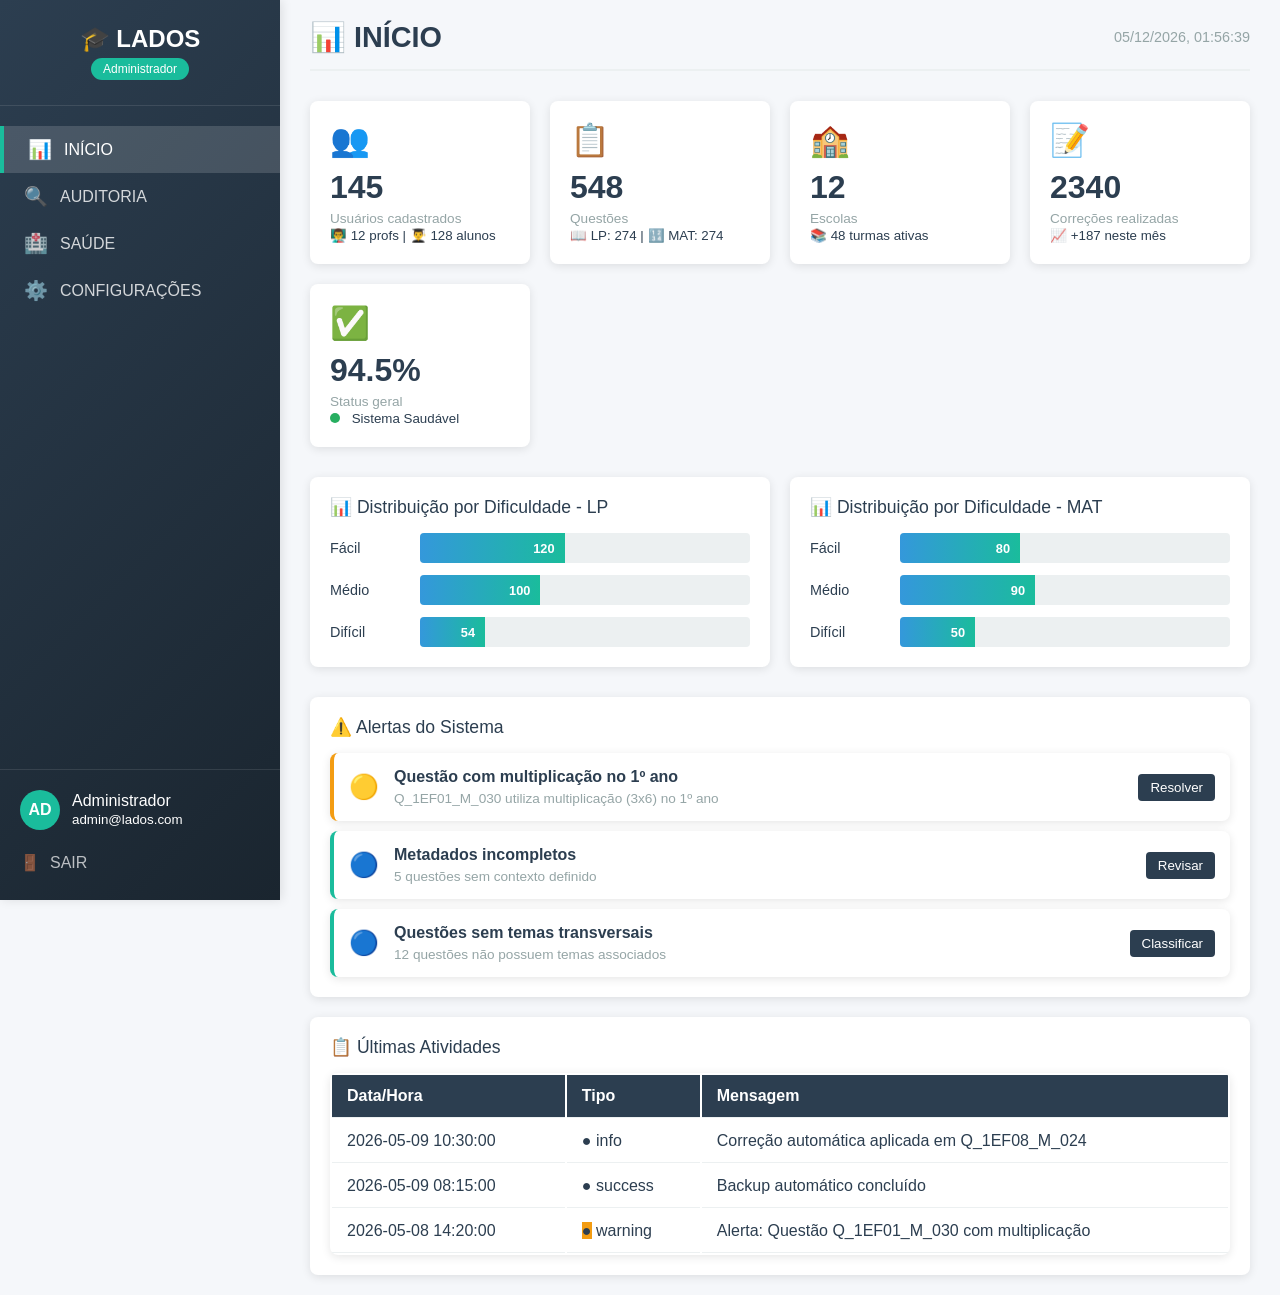
<file: admin/index.html>
﻿<!DOCTYPE html>
<html lang="pt-BR">
<head>
    <meta charset="UTF-8">
    <meta name="viewport" content="width=device-width, initial-scale=1.0">
    <title>Administrador - Sistema de Questões</title>
    <link rel="stylesheet" href="css/admin.css">
</head>
<body>
    <div class="admin-container">
        <aside class="sidebar">
            <div class="sidebar-header">
                <h2>🎓 LADOS</h2>
                <div class="badge">Administrador</div>
            </div>
            
            <nav class="sidebar-nav">
                <a href="#" class="nav-item active" data-page="inicio">
                    <span class="nav-icon">📊</span>
                    <span>INÍCIO</span>
                </a>
                <a href="#" class="nav-item" data-page="auditoria">
                    <span class="nav-icon">🔍</span>
                    <span>AUDITORIA</span>
                </a>
                <a href="#" class="nav-item" data-page="saude">
                    <span class="nav-icon">🏥</span>
                    <span>SAÚDE</span>
                </a>
                <a href="#" class="nav-item" data-page="configuracoes">
                    <span class="nav-icon">⚙️</span>
                    <span>CONFIGURAÇÕES</span>
                </a>
            </nav>
            
            <div class="sidebar-footer">
                <div class="user-info">
                    <div class="user-avatar">AD</div>
                    <div>Administrador<br><small>admin@lados.com</small></div>
                </div>
                <a href="#" class="logout-btn" onclick="logout()">
                    <span>🚪</span>
                    <span>SAIR</span>
                </a>
            </div>
        </aside>
        
        <main class="main-content">
        </main>
    </div>
    
    <div id="modal" class="modal">
        <div class="modal-content">
            <div class="modal-header">
                <h3 id="modal-title">Título</h3>
                <button class="close-modal" onclick="fecharModal()" style="background: none; border: none; font-size: 1.5rem; cursor: pointer;">&times;</button>
            </div>
            <div class="modal-body" id="modal-body">
                Conteúdo do modal
            </div>
            <div class="modal-footer">
                <button class="btn" onclick="fecharModal()">Cancelar</button>
                <button class="btn btn-primary" id="modal-confirm">Confirmar</button>
            </div>
        </div>
    </div>
    
    <script src="js/admin.js"></script>
    <script>
        function logout() {
            if(confirm('Deseja realmente sair?')) {
                window.location.href = '../login.html';
            }
        }
        
        function fecharModal() {
            document.getElementById('modal').classList.remove('active');
        }
        
        window.fecharModal = fecharModal;
    </script>
</body>
</html>
</file>
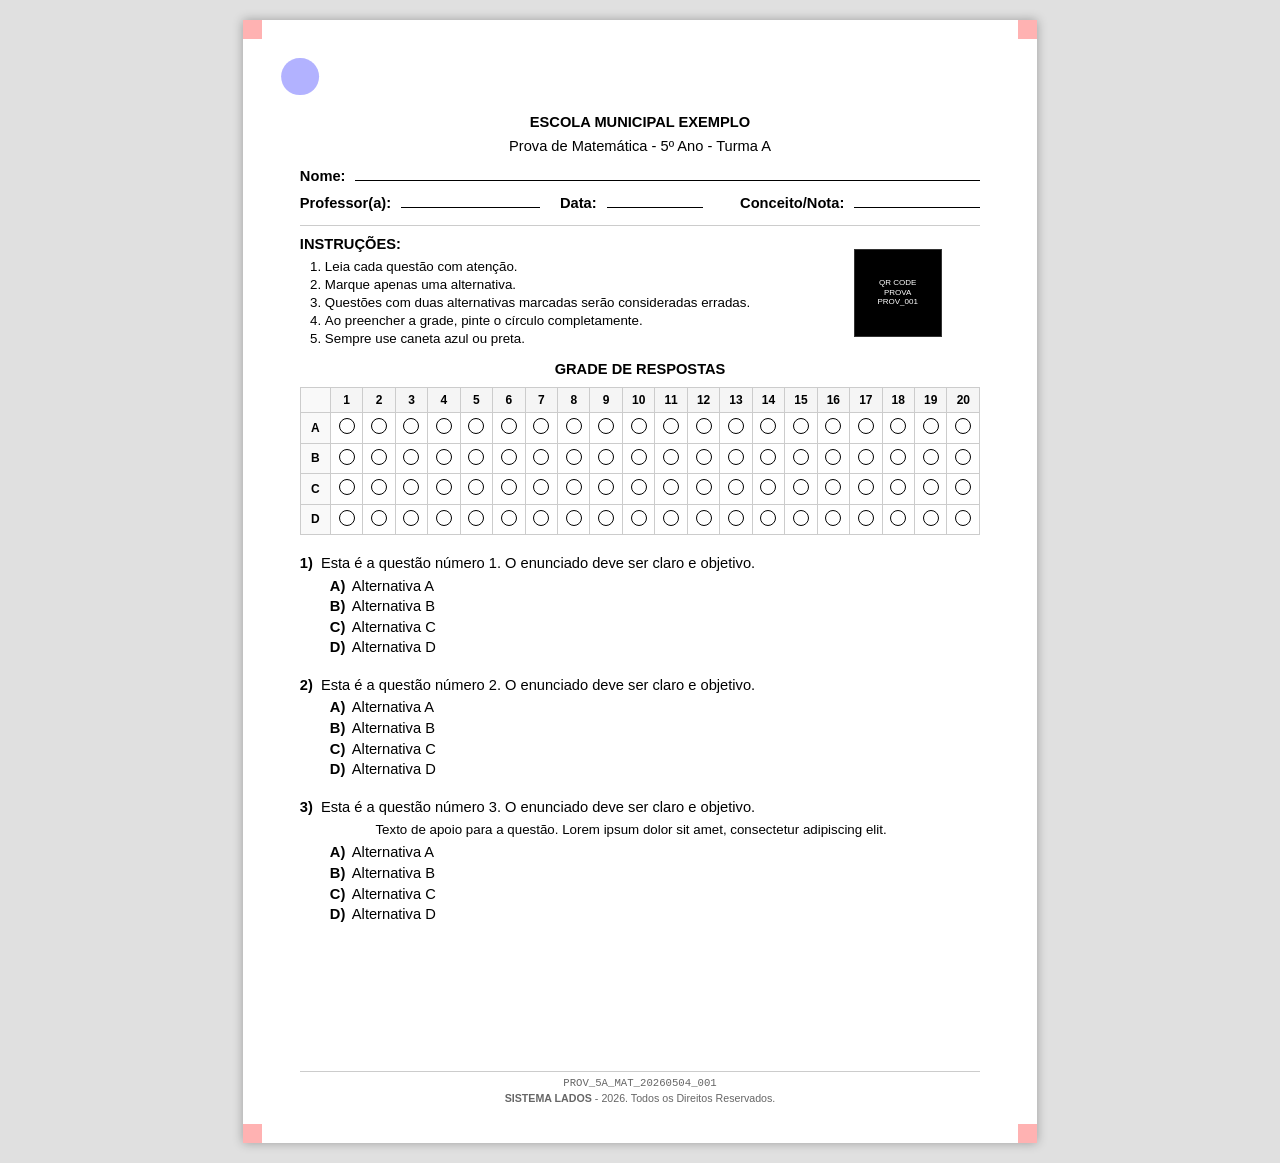
<file: testes_html/prova_ajustada.html>
﻿<!DOCTYPE html>
<html lang="pt-br">
<head>
    <meta charset="UTF-8">
    <title>LADOS - Modelo de Prova</title>
    <style>
        * { margin: 0; padding: 0; box-sizing: border-box; }
        body { font-family: Arial, sans-serif; background-color: #e0e0e0; padding: 20px; }
        .pagina {
            width: 210mm;
            min-height: 297mm;
            background: white;
            margin: 0 auto;
            padding: 15mm 15mm 0 15mm;
            box-shadow: 0 0 10px rgba(0,0,0,0.3);
            position: relative;
            font-family: Arial, sans-serif;
            font-size: 11pt;
            line-height: 1.2;
        }
        /* PONTOS DE REFERÊNCIA - APENAS NA PRIMEIRA PÁGINA */
        .ponto-ref-canto { position: absolute; width: 5mm; height: 5mm; background: red; opacity: 0.3; }
        .ponto-ref-topo-esq { top: 0; left: 0; }
        .ponto-ref-topo-dir { top: 0; right: 0; }
        .ponto-ref-baixo-esq { bottom: 0; left: 0; }
        .ponto-ref-baixo-dir { bottom: 0; right: 0; }
        .ponto-ref-centro { top: 50%; left: 50%; transform: translate(-50%, -50%); width: 10mm; height: 10mm; background: blue; opacity: 0.3; border-radius: 50%; }
        
        .nome-escola { text-align: center; font-size: 11pt; font-weight: bold; text-transform: uppercase; margin-bottom: 6px; }
        .subtitulo-prova { text-align: center; font-size: 11pt; margin-bottom: 12px; }
        .linha-nome { display: flex; align-items: baseline; margin-bottom: 10px; }
        .label-nome { font-weight: bold; width: 50px; }
        .linha-continua-nome { flex: 1; border-bottom: 1px solid black; margin-left: 5px; }
        .linha-info { display: flex; justify-content: space-between; align-items: baseline; margin-bottom: 12px; gap: 20px; }
        .campo-professor { flex: 3; display: flex; align-items: baseline; }
        .campo-data { flex: 2; display: flex; align-items: baseline; justify-content: flex-start; }
        .campo-conceito { flex: 3; display: flex; align-items: baseline; justify-content: flex-start; }
        .label-bold { font-weight: bold; margin-right: 5px; white-space: nowrap; }
        .linha-continua { border-bottom: 1px solid black; min-width: 120px; flex: 1; margin-left: 5px; }
        .linha-continua-data { border-bottom: 1px solid black; min-width: 96px; width: 96px; margin-left: 5px; }
        .linha-continua-conceito { border-bottom: 1px solid black; flex: 1; margin-left: 5px; }
        .linha-separadora { border-top: 1px solid #ccc; margin: 8px 0 10px 0; }
        .container-instrucoes-qrcode { display: flex; gap: 20px; margin: 8px 0 12px 0; }
        .coluna-instrucoes { flex: 75%; }
        .coluna-qrcode { flex: 25%; display: flex; justify-content: center; align-items: center; }
        /* QRCODE AUMENTADO EM 10% (80px -> 88px) */
        .qrcode-placeholder { width: 88px; height: 88px; background: #000; border: 1px solid #333; display: flex; align-items: center; justify-content: center; text-align: center; font-size: 8px; color: #fff; }
        .instrucoes h4 { margin-bottom: 6px; font-size: 11pt; font-weight: bold; }
        .instrucoes ol { padding-left: 25px; }
        .instrucoes li { margin-bottom: 2px; font-size: 10pt; }
        .grade-container { margin: 12px 0 20px 0; }
        .grade-titulo { font-weight: bold; margin-bottom: 8px; text-align: center; }
        .grade-tabela { width: 100%; border-collapse: collapse; text-align: center; font-size: 9pt; }
        .grade-tabela th, .grade-tabela td { border: 1px solid #ccc; padding: 5px 2px; vertical-align: middle; }
        .grade-tabela th { background-color: #f5f5f5; font-weight: bold; }
        .grade-tabela th:first-child, .grade-tabela td:first-child { width: 30px; min-width: 30px; font-weight: bold; background-color: #f9f9f9; }
        .circulo { display: inline-block; width: 16px; height: 16px; border-radius: 50%; border: 1px solid #000; background: white; }
        .questoes-container { margin-top: 15px; }
        .questao { margin-bottom: 20px; page-break-inside: avoid; }
        .questao-header { margin-bottom: 5px; }
        .questao-numero { font-weight: bold; font-size: 11pt; display: inline-block; margin-right: 8px; }
        .questao-enunciado { display: inline; font-size: 11pt; line-height: 1.2; }
        .recurso { margin: 6px 0; text-align: center; padding: 0 2cm; }
        .recurso-texto { text-align: justify; font-size: 10pt; line-height: 1.2; margin: 0 auto; max-width: 100%; }
        /* ALTERNATIVAS ALINHADAS COM O NÚMERO DA QUESTÃO */
        .alternativas { margin-top: 5px; margin-left: 30px; }
        .alternativa { margin-bottom: 3px; font-size: 11pt; line-height: 1.2; }
        .alternativa-letra { font-weight: bold; display: inline-block; width: 22px; }
        .alternativa-texto { display: inline; }
        .rodape { position: absolute; bottom: 10mm; left: 15mm; right: 15mm; text-align: center; font-size: 8pt; color: #666; border-top: 1px solid #ccc; padding-top: 5px; }
        .rodape-codigo { font-family: monospace; font-size: 8pt; margin-bottom: 2px; }
        .rodape-direitos { font-size: 8pt; }
        .rodape-direitos strong { font-weight: bold; }
        @media print { body { background: white; padding: 0; } .pagina { box-shadow: none; margin: 0; } .ponto-ref-canto { opacity: 0.1; } }
    </style>
</head>
<body>
    <div class="pagina">
        <!-- PONTOS DE REFERÊNCIA (APENAS NESTA PÁGINA) -->
        <div class="ponto-ref-canto ponto-ref-topo-esq" title="Referência Topo Esquerdo"></div>
        <div class="ponto-ref-canto ponto-ref-topo-dir" title="Referência Topo Direito"></div>
        <div class="ponto-ref-canto ponto-ref-baixo-esq" title="Referência Base Esquerdo"></div>
        <div class="ponto-ref-canto ponto-ref-baixo-dir" title="Referência Base Direito"></div>
        <div class="ponto-ref-centro" title="Referência Central"></div>
        
        <div class="nome-escola">ESCOLA MUNICIPAL EXEMPLO</div>
        <div class="subtitulo-prova">Prova de Matemática - 5º Ano - Turma A</div>
        
        <div class="linha-nome"><span class="label-nome">Nome:</span><div class="linha-continua-nome"></div></div>
        
        <div class="linha-info">
            <div class="campo-professor"><span class="label-bold">Professor(a):</span><div class="linha-continua"></div></div>
            <div class="campo-data"><span class="label-bold">Data:</span><div class="linha-continua-data"></div></div>
            <div class="campo-conceito"><span class="label-bold">Conceito/Nota:</span><div class="linha-continua-conceito"></div></div>
        </div>
        
        <div class="linha-separadora"></div>
        
        <div class="container-instrucoes-qrcode">
            <div class="coluna-instrucoes">
                <div class="instrucoes">
                    <h4>INSTRUÇÕES:</h4>
                    <ol><li>Leia cada questão com atenção.</li><li>Marque apenas uma alternativa.</li><li>Questões com duas alternativas marcadas serão consideradas erradas.</li><li>Ao preencher a grade, pinte o círculo completamente.</li><li>Sempre use caneta azul ou preta.</li></ol>
                </div>
            </div>
            <div class="coluna-qrcode"><div class="qrcode-placeholder">QR CODE<br>PROVA<br>PROV_001</div></div>
        </div>
        
        <div class="grade-container">
            <div class="grade-titulo">GRADE DE RESPOSTAS</div>
            <table class="grade-tabela">
                <thead><tr><th></th><th>1</th><th>2</th><th>3</th><th>4</th><th>5</th><th>6</th><th>7</th><th>8</th><th>9</th><th>10</th><th>11</th><th>12</th><th>13</th><th>14</th><th>15</th><th>16</th><th>17</th><th>18</th><th>19</th><th>20</th></tr></thead>
                <tbody>
                    <tr><td>A</td> <td><div class="circulo"></div></td><td><div class="circulo"></div></td><td><div class="circulo"></div></td><td><div class="circulo"></div></td><td><div class="circulo"></div></td>
                    <td><div class="circulo"></div></td><td><div class="circulo"></div></td><td><div class="circulo"></div></td><td><div class="circulo"></div></td><td><div class="circulo"></div></td>
                    <td><div class="circulo"></div></td><td><div class="circulo"></div></td><td><div class="circulo"></div></td><td><div class="circulo"></div></td><td><div class="circulo"></div></td>
                    <td><div class="circulo"></div></td><td><div class="circulo"></div></td><td><div class="circulo"></div></td><td><div class="circulo"></div></td><td><div class="circulo"></div></td></tr>
                    <tr><td>B</td> <td><div class="circulo"></div></td><td><div class="circulo"></div></td><td><div class="circulo"></div></td><td><div class="circulo"></div></td><td><div class="circulo"></div></td>
                    <td><div class="circulo"></div></td><td><div class="circulo"></div></td><td><div class="circulo"></div></td><td><div class="circulo"></div></td><td><div class="circulo"></div></td>
                    <td><div class="circulo"></div></td><td><div class="circulo"></div></td><td><div class="circulo"></div></td><td><div class="circulo"></div></td><td><div class="circulo"></div></td>
                    <td><div class="circulo"></div></td><td><div class="circulo"></div></td><td><div class="circulo"></div></td><td><div class="circulo"></div></td><td><div class="circulo"></div></td></tr>
                    <tr><td>C</td> <td><div class="circulo"></div></td><td><div class="circulo"></div></td><td><div class="circulo"></div></td><td><div class="circulo"></div></td><td><div class="circulo"></div></td>
                    <td><div class="circulo"></div></td><td><div class="circulo"></div></td><td><div class="circulo"></div></td><td><div class="circulo"></div></td><td><div class="circulo"></div></td>
                    <td><div class="circulo"></div></td><td><div class="circulo"></div></td><td><div class="circulo"></div></td><td><div class="circulo"></div></td><td><div class="circulo"></div></td>
                    <td><div class="circulo"></div></td><td><div class="circulo"></div></td><td><div class="circulo"></div></td><td><div class="circulo"></div></td><td><div class="circulo"></div></td></tr>
                    <tr><td>D</td> <td><div class="circulo"></div></td><td><div class="circulo"></div></td><td><div class="circulo"></div></td><td><div class="circulo"></div></td><td><div class="circulo"></div></td>
                    <td><div class="circulo"></div></td><td><div class="circulo"></div></td><td><div class="circulo"></div></td><td><div class="circulo"></div></td><td><div class="circulo"></div></td>
                    <td><div class="circulo"></div></td><td><div class="circulo"></div></td><td><div class="circulo"></div></td><td><div class="circulo"></div></td><td><div class="circulo"></div></td>
                    <td><div class="circulo"></div></td><td><div class="circulo"></div></td><td><div class="circulo"></div></td><td><div class="circulo"></div></td><td><div class="circulo"></div></td></tr>
                </tbody>
            </table>
        </div>
        
        <div class="questoes-container">
            <div class="questao">
                <div class="questao-header"><span class="questao-numero">1)</span><span class="questao-enunciado">Esta é a questão número 1. O enunciado deve ser claro e objetivo.</span></div>
                <div class="alternativas"><div class="alternativa"><span class="alternativa-letra">A)</span><span class="alternativa-texto">Alternativa A</span></div><div class="alternativa"><span class="alternativa-letra">B)</span><span class="alternativa-texto">Alternativa B</span></div><div class="alternativa"><span class="alternativa-letra">C)</span><span class="alternativa-texto">Alternativa C</span></div><div class="alternativa"><span class="alternativa-letra">D)</span><span class="alternativa-texto">Alternativa D</span></div></div>
            </div>
            <div class="questao">
                <div class="questao-header"><span class="questao-numero">2)</span><span class="questao-enunciado">Esta é a questão número 2. O enunciado deve ser claro e objetivo.</span></div>
                <div class="alternativas"><div class="alternativa"><span class="alternativa-letra">A)</span><span class="alternativa-texto">Alternativa A</span></div><div class="alternativa"><span class="alternativa-letra">B)</span><span class="alternativa-texto">Alternativa B</span></div><div class="alternativa"><span class="alternativa-letra">C)</span><span class="alternativa-texto">Alternativa C</span></div><div class="alternativa"><span class="alternativa-letra">D)</span><span class="alternativa-texto">Alternativa D</span></div></div>
            </div>
            <div class="questao">
                <div class="questao-header"><span class="questao-numero">3)</span><span class="questao-enunciado">Esta é a questão número 3. O enunciado deve ser claro e objetivo.</span></div>
                <div class="recurso"><div class="recurso-texto">Texto de apoio para a questão. Lorem ipsum dolor sit amet, consectetur adipiscing elit.</div></div>
                <div class="alternativas"><div class="alternativa"><span class="alternativa-letra">A)</span><span class="alternativa-texto">Alternativa A</span></div><div class="alternativa"><span class="alternativa-letra">B)</span><span class="alternativa-texto">Alternativa B</span></div><div class="alternativa"><span class="alternativa-letra">C)</span><span class="alternativa-texto">Alternativa C</span></div><div class="alternativa"><span class="alternativa-letra">D)</span><span class="alternativa-texto">Alternativa D</span></div></div>
            </div>
        </div>
        
        <div class="rodape">
            <div class="rodape-codigo">PROV_5A_MAT_20260504_001</div>
            <div class="rodape-direitos"><strong>SISTEMA LADOS</strong> - 2026. Todos os Direitos Reservados.</div>
        </div>
    </div>
</body>
</html>
</file>
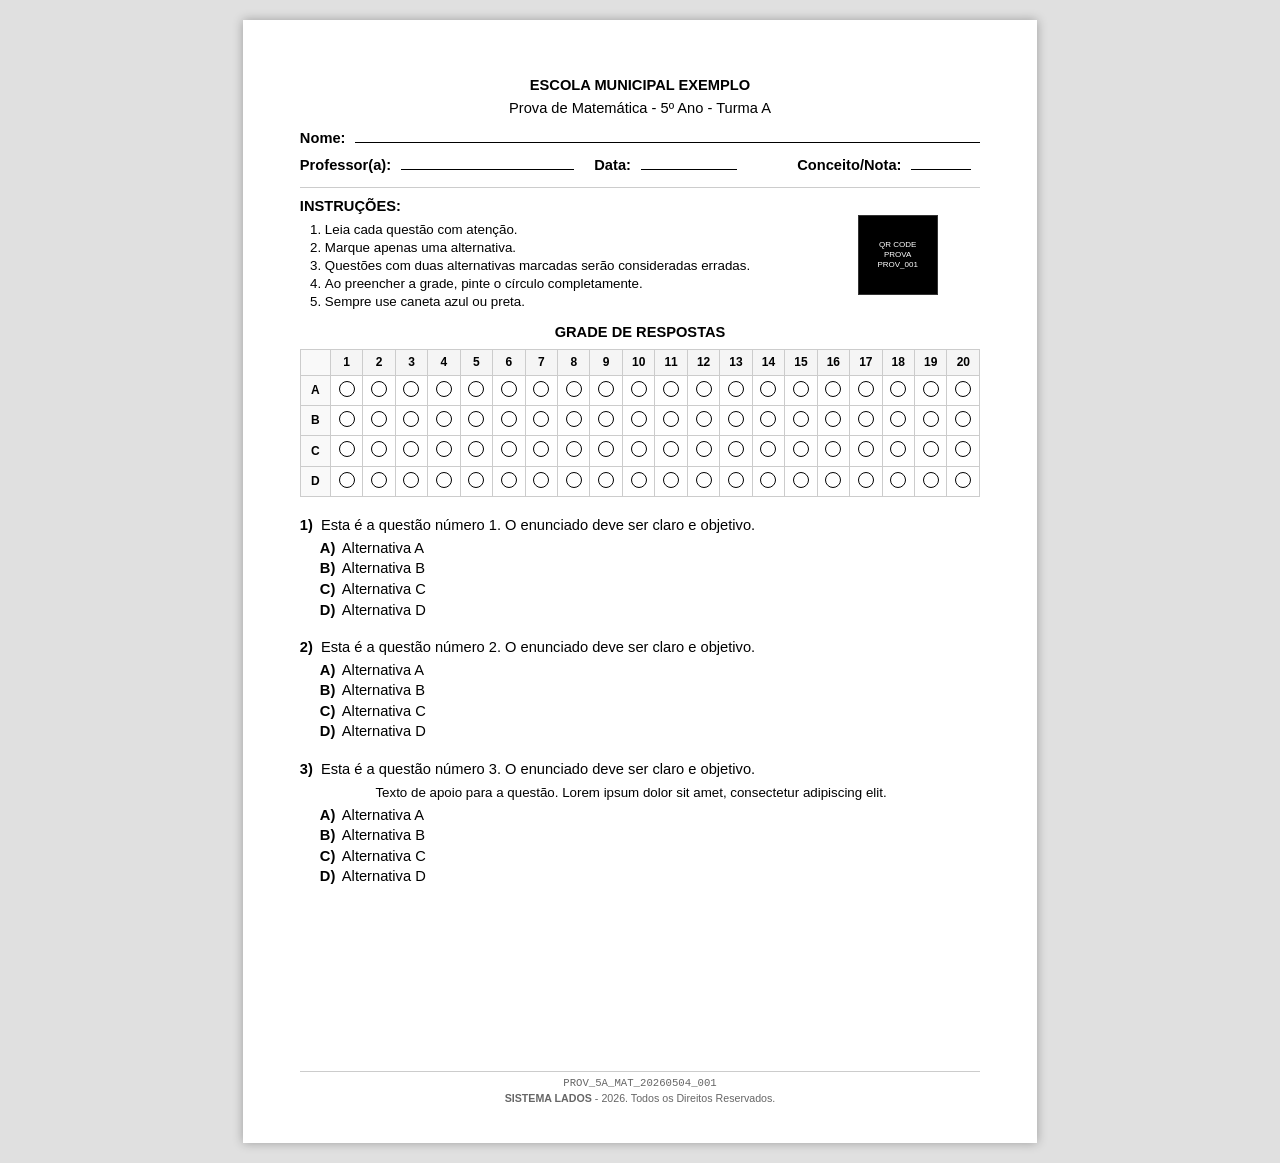
<file: testes_html/prova_final.html>
﻿<!DOCTYPE html>
<html lang="pt-br">
<head>
    <meta charset="UTF-8">
    <title>LADOS - Modelo de Prova</title>
    <style>
        * { margin: 0; padding: 0; box-sizing: border-box; }
        body { font-family: Arial, sans-serif; background-color: #e0e0e0; padding: 20px; }
        .pagina {
            width: 210mm;
            min-height: 297mm;
            background: white;
            margin: 0 auto;
            padding: 15mm 15mm 0 15mm;
            box-shadow: 0 0 10px rgba(0,0,0,0.3);
            position: relative;
            font-family: Arial, sans-serif;
            font-size: 11pt;
            line-height: 1.2;
        }
        .nome-escola { text-align: center; font-size: 11pt; font-weight: bold; text-transform: uppercase; margin-bottom: 6px; }
        .subtitulo-prova { text-align: center; font-size: 11pt; margin-bottom: 12px; }
        .linha-nome { display: flex; align-items: baseline; margin-bottom: 10px; }
        .label-nome { font-weight: bold; width: 50px; }
        .linha-continua-nome { flex: 1; border-bottom: 1px solid black; margin-left: 5px; }
        .linha-info { display: flex; justify-content: space-between; align-items: baseline; margin-bottom: 12px; gap: 20px; }
        .campo-professor { flex: 3; display: flex; align-items: baseline; }
        .campo-data { flex: 2; display: flex; align-items: baseline; justify-content: flex-start; }
        .campo-conceito { flex: 2; display: flex; align-items: baseline; justify-content: flex-start; }
        .label-bold { font-weight: bold; margin-right: 5px; white-space: nowrap; }
        .linha-continua { border-bottom: 1px solid black; min-width: 120px; flex: 1; margin-left: 5px; }
        .linha-continua-data { border-bottom: 1px solid black; min-width: 96px; width: 96px; margin-left: 5px; }
        .linha-continua-conceito { border-bottom: 1px solid black; min-width: 60px; width: 60px; margin-left: 5px; }
        .linha-separadora { border-top: 1px solid #ccc; margin: 8px 0 10px 0; }
        .container-instrucoes-qrcode { display: flex; gap: 20px; margin: 8px 0 12px 0; }
        .coluna-instrucoes { flex: 75%; }
        .coluna-qrcode { flex: 25%; display: flex; justify-content: center; align-items: center; }
        .qrcode-placeholder { width: 80px; height: 80px; background: #000; border: 1px solid #333; display: flex; align-items: center; justify-content: center; text-align: center; font-size: 8px; color: #fff; }
        .instrucoes h4 { margin-bottom: 6px; font-size: 11pt; font-weight: bold; }
        .instrucoes ol { padding-left: 25px; }
        .instrucoes li { margin-bottom: 2px; font-size: 10pt; }
        .grade-container { margin: 12px 0 20px 0; }
        .grade-titulo { font-weight: bold; margin-bottom: 8px; text-align: center; }
        .grade-tabela { width: 100%; border-collapse: collapse; text-align: center; font-size: 9pt; }
        .grade-tabela th, .grade-tabela td { border: 1px solid #ccc; padding: 5px 2px; vertical-align: middle; }
        .grade-tabela th { background-color: #f5f5f5; font-weight: bold; }
        .grade-tabela th:first-child, .grade-tabela td:first-child { width: 30px; min-width: 30px; font-weight: bold; background-color: #f9f9f9; }
        .circulo { display: inline-block; width: 16px; height: 16px; border-radius: 50%; border: 1px solid #000; background: white; }
        .questoes-container { margin-top: 15px; }
        .questao { margin-bottom: 20px; page-break-inside: avoid; }
        .questao-header { margin-bottom: 5px; }
        .questao-numero { font-weight: bold; font-size: 11pt; display: inline-block; margin-right: 8px; }
        .questao-enunciado { display: inline; font-size: 11pt; line-height: 1.2; }
        .recurso { margin: 6px 0; text-align: center; padding: 0 2cm; }
        .recurso-texto { text-align: justify; font-size: 10pt; line-height: 1.2; margin: 0 auto; max-width: 100%; }
        .alternativas { margin-top: 5px; margin-left: 20px; }
        .alternativa { margin-bottom: 3px; font-size: 11pt; line-height: 1.2; }
        .alternativa-letra { font-weight: bold; display: inline-block; width: 22px; }
        .alternativa-texto { display: inline; }
        .rodape { position: absolute; bottom: 10mm; left: 15mm; right: 15mm; text-align: center; font-size: 8pt; color: #666; border-top: 1px solid #ccc; padding-top: 5px; }
        .rodape-codigo { font-family: monospace; font-size: 8pt; margin-bottom: 2px; }
        .rodape-direitos { font-size: 8pt; }
        .rodape-direitos strong { font-weight: bold; }
        @media print { body { background: white; padding: 0; } .pagina { box-shadow: none; margin: 0; } }
    </style>
</head>
<body>
    <div class="pagina">
        <div class="nome-escola">ESCOLA MUNICIPAL EXEMPLO</div>
        <div class="subtitulo-prova">Prova de Matemática - 5º Ano - Turma A</div>
        
        <div class="linha-nome"><span class="label-nome">Nome:</span><div class="linha-continua-nome"></div></div>
        
        <div class="linha-info">
            <div class="campo-professor"><span class="label-bold">Professor(a):</span><div class="linha-continua"></div></div>
            <div class="campo-data"><span class="label-bold">Data:</span><div class="linha-continua-data"></div></div>
            <div class="campo-conceito"><span class="label-bold">Conceito/Nota:</span><div class="linha-continua-conceito"></div></div>
        </div>
        
        <div class="linha-separadora"></div>
        
        <div class="container-instrucoes-qrcode">
            <div class="coluna-instrucoes">
                <div class="instrucoes">
                    <h4>INSTRUÇÕES:</h4>
                    <ol><li>Leia cada questão com atenção.</li><li>Marque apenas uma alternativa.</li><li>Questões com duas alternativas marcadas serão consideradas erradas.</li><li>Ao preencher a grade, pinte o círculo completamente.</li><li>Sempre use caneta azul ou preta.</li></ol>
                </div>
            </div>
            <div class="coluna-qrcode"><div class="qrcode-placeholder">QR CODE<br>PROVA<br>PROV_001</div></div>
        </div>
        
        <div class="grade-container">
            <div class="grade-titulo">GRADE DE RESPOSTAS</div>
            <table class="grade-tabela" id="grade-tabela">
                <thead><tr><th></th><th>1</th><th>2</th><th>3</th><th>4</th><th>5</th><th>6</th><th>7</th><th>8</th><th>9</th><th>10</th><th>11</th><th>12</th><th>13</th><th>14</th><th>15</th><th>16</th><th>17</th><th>18</th><th>19</th><th>20</th></tr></thead>
                <tbody>
                    <tr><td>A</td><td><div class="circulo"></div></td><td><div class="circulo"></div></td><td><div class="circulo"></div></td><td><div class="circulo"></div></td><td><div class="circulo"></div></td><td><div class="circulo"></div></td><td><div class="circulo"></div></td><td><div class="circulo"></div></td><td><div class="circulo"></div></td><td><div class="circulo"></div></td><td><div class="circulo"></div></td><td><div class="circulo"></div></td><td><div class="circulo"></div></td><td><div class="circulo"></div></td><td><div class="circulo"></div></td><td><div class="circulo"></div></td><td><div class="circulo"></div></td><td><div class="circulo"></div></td><td><div class="circulo"></div></td><td><div class="circulo"></div></td></tr>
                    <tr><td>B</td><td><div class="circulo"></div></td><td><div class="circulo"></div></td><td><div class="circulo"></div></td><td><div class="circulo"></div></td><td><div class="circulo"></div></td><td><div class="circulo"></div></td><td><div class="circulo"></div></td><td><div class="circulo"></div></td><td><div class="circulo"></div></td><td><div class="circulo"></div></td><td><div class="circulo"></div></td><td><div class="circulo"></div></td><td><div class="circulo"></div></td><td><div class="circulo"></div></td><td><div class="circulo"></div></td><td><div class="circulo"></div></td><td><div class="circulo"></div></td><td><div class="circulo"></div></td><td><div class="circulo"></div></td><td><div class="circulo"></div></td></tr>
                    <tr><td>C</td><td><div class="circulo"></div></td><td><div class="circulo"></div></td><td><div class="circulo"></div></td><td><div class="circulo"></div></td><td><div class="circulo"></div></td><td><div class="circulo"></div></td><td><div class="circulo"></div></td><td><div class="circulo"></div></td><td><div class="circulo"></div></td><td><div class="circulo"></div></td><td><div class="circulo"></div></td><td><div class="circulo"></div></td><td><div class="circulo"></div></td><td><div class="circulo"></div></td><td><div class="circulo"></div></td><td><div class="circulo"></div></td><td><div class="circulo"></div></td><td><div class="circulo"></div></td><td><div class="circulo"></div></td><td><div class="circulo"></div></td></tr>
                    <tr><td>D</td><td><div class="circulo"></div></td><td><div class="circulo"></div></td><td><div class="circulo"></div></td><td><div class="circulo"></div></td><td><div class="circulo"></div></td><td><div class="circulo"></div></td><td><div class="circulo"></div></td><td><div class="circulo"></div></td><td><div class="circulo"></div></td><td><div class="circulo"></div></td><td><div class="circulo"></div></td><td><div class="circulo"></div></td><td><div class="circulo"></div></td><td><div class="circulo"></div></td><td><div class="circulo"></div></td><td><div class="circulo"></div></td><td><div class="circulo"></div></td><td><div class="circulo"></div></td><td><div class="circulo"></div></td><td><div class="circulo"></div></td></tr>
                </tbody>
            </table>
        </div>
        
        <div class="questoes-container">
            <div class="questao">
                <div class="questao-header"><span class="questao-numero">1)</span><span class="questao-enunciado">Esta é a questão número 1. O enunciado deve ser claro e objetivo.</span></div>
                <div class="alternativas"><div class="alternativa"><span class="alternativa-letra">A)</span><span class="alternativa-texto">Alternativa A</span></div><div class="alternativa"><span class="alternativa-letra">B)</span><span class="alternativa-texto">Alternativa B</span></div><div class="alternativa"><span class="alternativa-letra">C)</span><span class="alternativa-texto">Alternativa C</span></div><div class="alternativa"><span class="alternativa-letra">D)</span><span class="alternativa-texto">Alternativa D</span></div></div>
            </div>
            <div class="questao">
                <div class="questao-header"><span class="questao-numero">2)</span><span class="questao-enunciado">Esta é a questão número 2. O enunciado deve ser claro e objetivo.</span></div>
                <div class="alternativas"><div class="alternativa"><span class="alternativa-letra">A)</span><span class="alternativa-texto">Alternativa A</span></div><div class="alternativa"><span class="alternativa-letra">B)</span><span class="alternativa-texto">Alternativa B</span></div><div class="alternativa"><span class="alternativa-letra">C)</span><span class="alternativa-texto">Alternativa C</span></div><div class="alternativa"><span class="alternativa-letra">D)</span><span class="alternativa-texto">Alternativa D</span></div></div>
            </div>
            <div class="questao">
                <div class="questao-header"><span class="questao-numero">3)</span><span class="questao-enunciado">Esta é a questão número 3. O enunciado deve ser claro e objetivo.</span></div>
                <div class="recurso"><div class="recurso-texto">Texto de apoio para a questão. Lorem ipsum dolor sit amet, consectetur adipiscing elit.</div></div>
                <div class="alternativas"><div class="alternativa"><span class="alternativa-letra">A)</span><span class="alternativa-texto">Alternativa A</span></div><div class="alternativa"><span class="alternativa-letra">B)</span><span class="alternativa-texto">Alternativa B</span></div><div class="alternativa"><span class="alternativa-letra">C)</span><span class="alternativa-texto">Alternativa C</span></div><div class="alternativa"><span class="alternativa-letra">D)</span><span class="alternativa-texto">Alternativa D</span></div></div>
            </div>
        </div>
        
        <div class="rodape">
            <div class="rodape-codigo">PROV_5A_MAT_20260504_001</div>
            <div class="rodape-direitos"><strong>SISTEMA LADOS</strong> - 2026. Todos os Direitos Reservados.</div>
        </div>
    </div>
</body>
</html>
</file>
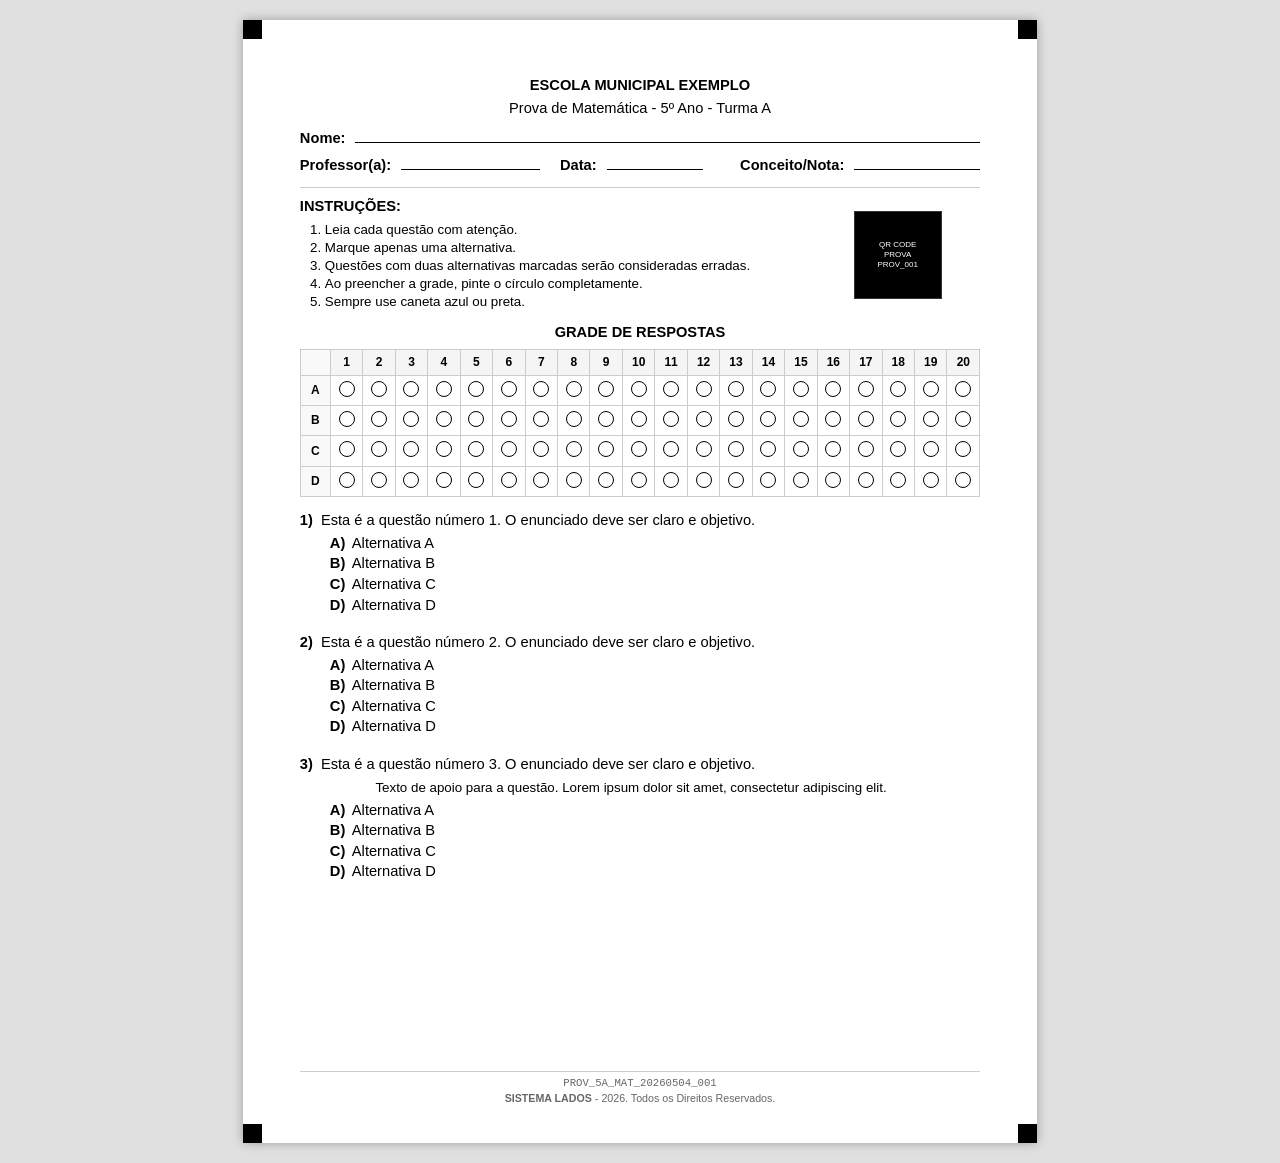
<file: testes_html/prova_omr_ready.html>
﻿<!DOCTYPE html>
<html lang="pt-br">
<head>
    <meta charset="UTF-8">
    <title>LADOS - Modelo de Prova (OMR Ready)</title>
    <style>
        * { margin: 0; padding: 0; box-sizing: border-box; }
        body { font-family: Arial, sans-serif; background-color: #e0e0e0; padding: 20px; }
        .pagina {
            width: 210mm;
            min-height: 297mm;
            background: white;
            margin: 0 auto;
            padding: 15mm 15mm 0 15mm;
            box-shadow: 0 0 10px rgba(0,0,0,0.3);
            position: relative;
            font-family: Arial, sans-serif;
            font-size: 11pt;
            line-height: 1.2;
        }
        
        /* PONTOS DE REFERÊNCIA OMR - PRETOS, 100% OPACOS, SEM BOLINHA CENTRAL */
        .omr-mark {
            position: absolute;
            width: 5mm;
            height: 5mm;
            background: black;
            opacity: 1;
        }
        .omr-topo-esq { top: 0; left: 0; }
        .omr-topo-dir { top: 0; right: 0; }
        .omr-baixo-esq { bottom: 0; left: 0; }
        .omr-baixo-dir { bottom: 0; right: 0; }
        
        /* NENHUMA BOLINHA CENTRAL - REMOVIDA */
        
        .nome-escola { text-align: center; font-size: 11pt; font-weight: bold; text-transform: uppercase; margin-bottom: 6px; }
        .subtitulo-prova { text-align: center; font-size: 11pt; margin-bottom: 12px; }
        .linha-nome { display: flex; align-items: baseline; margin-bottom: 10px; }
        .label-nome { font-weight: bold; width: 50px; }
        .linha-continua-nome { flex: 1; border-bottom: 1px solid black; margin-left: 5px; }
        .linha-info { display: flex; justify-content: space-between; align-items: baseline; margin-bottom: 12px; gap: 20px; }
        .campo-professor { flex: 3; display: flex; align-items: baseline; }
        .campo-data { flex: 2; display: flex; align-items: baseline; justify-content: flex-start; }
        .campo-conceito { flex: 3; display: flex; align-items: baseline; justify-content: flex-start; }
        .label-bold { font-weight: bold; margin-right: 5px; white-space: nowrap; }
        .linha-continua { border-bottom: 1px solid black; min-width: 120px; flex: 1; margin-left: 5px; }
        .linha-continua-data { border-bottom: 1px solid black; min-width: 96px; width: 96px; margin-left: 5px; }
        .linha-continua-conceito { border-bottom: 1px solid black; flex: 1; margin-left: 5px; }
        .linha-separadora { border-top: 1px solid #ccc; margin: 8px 0 10px 0; }
        .container-instrucoes-qrcode { display: flex; gap: 20px; margin: 8px 0 12px 0; }
        .coluna-instrucoes { flex: 75%; }
        .coluna-qrcode { flex: 25%; display: flex; justify-content: center; align-items: center; }
        .qrcode-placeholder { width: 88px; height: 88px; background: #000; border: 1px solid #333; display: flex; align-items: center; justify-content: center; text-align: center; font-size: 8px; color: #fff; }
        .instrucoes h4 { margin-bottom: 6px; font-size: 11pt; font-weight: bold; }
        .instrucoes ol { padding-left: 25px; }
        .instrucoes li { margin-bottom: 2px; font-size: 10pt; }
        .grade-container { margin: 12px 0 20px 0; }
        .grade-titulo { font-weight: bold; margin-bottom: 8px; text-align: center; }
        .grade-tabela { width: 100%; border-collapse: collapse; text-align: center; font-size: 9pt; }
        .grade-tabela th, .grade-tabela td { border: 1px solid #ccc; padding: 5px 2px; vertical-align: middle; }
        .grade-tabela th { background-color: #f5f5f5; font-weight: bold; }
        .grade-tabela th:first-child, .grade-tabela td:first-child { width: 30px; min-width: 30px; font-weight: bold; background-color: #f9f9f9; }
        .circulo { display: inline-block; width: 16px; height: 16px; border-radius: 50%; border: 1px solid #000; background: white; }
        .questoes-container { margin-top: 15px; }
        .questao { margin-bottom: 20px; page-break-inside: avoid; }
        .questao-header { margin-bottom: 5px; }
        .questao-numero { font-weight: bold; font-size: 11pt; display: inline-block; margin-right: 8px; }
        .questao-enunciado { display: inline; font-size: 11pt; line-height: 1.2; }
        .recurso { margin: 6px 0; text-align: center; padding: 0 2cm; }
        .recurso-texto { text-align: justify; font-size: 10pt; line-height: 1.2; margin: 0 auto; max-width: 100%; }
        .alternativas { margin-top: 5px; margin-left: 30px; }
        .alternativa { margin-bottom: 3px; font-size: 11pt; line-height: 1.2; }
        .alternativa-letra { font-weight: bold; display: inline-block; width: 22px; }
        .alternativa-texto { display: inline; }
        .rodape { position: absolute; bottom: 10mm; left: 15mm; right: 15mm; text-align: center; font-size: 8pt; color: #666; border-top: 1px solid #ccc; padding-top: 5px; }
        .rodape-codigo { font-family: monospace; font-size: 8pt; margin-bottom: 2px; }
        .rodape-direitos { font-size: 8pt; }
        .rodape-direitos strong { font-weight: bold; }
        @media print { body { background: white; padding: 0; } .pagina { box-shadow: none; margin: 0; } }
    </style>
</head>
<body>
    <div class="pagina">
        <!-- PONTOS DE REFERÊNCIA OMR - PRETOS, 100% OPACOS, APENAS 4 CANTOS -->
        <div class="omr-mark omr-topo-esq"></div>
        <div class="omr-mark omr-topo-dir"></div>
        <div class="omr-mark omr-baixo-esq"></div>
        <div class="omr-mark omr-baixo-dir"></div>
        <!-- BOLINHA CENTRAL REMOVIDA CONFORME RECOMENDAÇÃO -->
        
        <div class="nome-escola">ESCOLA MUNICIPAL EXEMPLO</div>
        <div class="subtitulo-prova">Prova de Matemática - 5º Ano - Turma A</div>
        
        <div class="linha-nome"><span class="label-nome">Nome:</span><div class="linha-continua-nome"></div></div>
        
        <div class="linha-info">
            <div class="campo-professor"><span class="label-bold">Professor(a):</span><div class="linha-continua"></div></div>
            <div class="campo-data"><span class="label-bold">Data:</span><div class="linha-continua-data"></div></div>
            <div class="campo-conceito"><span class="label-bold">Conceito/Nota:</span><div class="linha-continua-conceito"></div></div>
        </div>
        
        <div class="linha-separadora"></div>
        
        <div class="container-instrucoes-qrcode">
            <div class="coluna-instrucoes">
                <div class="instrucoes">
                    <h4>INSTRUÇÕES:</h4>
                    <ol><li>Leia cada questão com atenção.</li><li>Marque apenas uma alternativa.</li><li>Questões com duas alternativas marcadas serão consideradas erradas.</li><li>Ao preencher a grade, pinte o círculo completamente.</li><li>Sempre use caneta azul ou preta.</li></ol>
                </div>
            </div>
            <div class="coluna-qrcode"><div class="qrcode-placeholder">QR CODE<br>PROVA<br>PROV_001</div></div>
        </div>
        
        <div class="grade-container">
            <div class="grade-titulo">GRADE DE RESPOSTAS</div>
            <table class="grade-tabela">
                <thead><tr><th></th><th>1</th><th>2</th><th>3</th><th>4</th><th>5</th><th>6</th><th>7</th><th>8</th><th>9</th><th>10</th><th>11</th><th>12</th><th>13</th><th>14</th><th>15</th><th>16</th><th>17</th><th>18</th><th>19</th><th>20</th></tr></thead>
                <tbody>
                    <tr><td>A</td><td><div class="circulo"></div></td><td><div class="circulo"></div></td><td><div class="circulo"></div></td><td><div class="circulo"></div></td><td><div class="circulo"></div></td><td><div class="circulo"></div></td><td><div class="circulo"></div></td><td><div class="circulo"></div></td><td><div class="circulo"></div></td><td><div class="circulo"></div></td><td><div class="circulo"></div></td><td><div class="circulo"></div></td><td><div class="circulo"></div></td><td><div class="circulo"></div></td><td><div class="circulo"></div></td><td><div class="circulo"></div></td><td><div class="circulo"></div></td><td><div class="circulo"></div></td><td><div class="circulo"></div></td><td><div class="circulo"></div></td></tr>
                    <tr><td>B</td><td><div class="circulo"></div></td><td><div class="circulo"></div></td><td><div class="circulo"></div></td><td><div class="circulo"></div></td><td><div class="circulo"></div></td><td><div class="circulo"></div></td><td><div class="circulo"></div></td><td><div class="circulo"></div></td><td><div class="circulo"></div></td><td><div class="circulo"></div></td><td><div class="circulo"></div></td><td><div class="circulo"></div></td><td><div class="circulo"></div></td><td><div class="circulo"></div></td><td><div class="circulo"></div></td><td><div class="circulo"></div></td><td><div class="circulo"></div></td><td><div class="circulo"></div></td><td><div class="circulo"></div></td><td><div class="circulo"></div></td></tr>
                    <tr><td>C</td><td><div class="circulo"></div></td><td><div class="circulo"></div></td><td><div class="circulo"></div></td><td><div class="circulo"></div></td><td><div class="circulo"></div></td><td><div class="circulo"></div></td><td><div class="circulo"></div></td><td><div class="circulo"></div></td><td><div class="circulo"></div></td><td><div class="circulo"></div></td><td><div class="circulo"></div></td><td><div class="circulo"></div></td><td><div class="circulo"></div></td><td><div class="circulo"></div></td><td><div class="circulo"></div></td><td><div class="circulo"></div></td><td><div class="circulo"></div></td><td><div class="circulo"></div></td><td><div class="circulo"></div></td><td><div class="circulo"></div></td></tr>
                    <tr><td>D</td><td><div class="circulo"></div></td><td><div class="circulo"></div></td><td><div class="circulo"></div></td><td><div class="circulo"></div></td><td><div class="circulo"></div></td><td><div class="circulo"></div></td><td><div class="circulo"></div></td><td><div class="circulo"></div></td><td><div class="circulo"></div></td><td><div class="circulo"></div></td><td><div class="circulo"></div></td><td><div class="circulo"></div></td><td><div class="circulo"></div></td><td><div class="circulo"></div></td><td><div class="circulo"></div></td><td><div class="circulo"></div></td><td><div class="circulo"></div></td><td><div class="circulo"></div></td><td><div class="circulo"></div></td><td><div class="circulo"></div></td></tr>
                </tbody>
            <table>
        </div>
        
        <div class="questoes-container">
            <div class="questao">
                <div class="questao-header"><span class="questao-numero">1)</span><span class="questao-enunciado">Esta é a questão número 1. O enunciado deve ser claro e objetivo.</span></div>
                <div class="alternativas"><div class="alternativa"><span class="alternativa-letra">A)</span><span class="alternativa-texto">Alternativa A</span></div><div class="alternativa"><span class="alternativa-letra">B)</span><span class="alternativa-texto">Alternativa B</span></div><div class="alternativa"><span class="alternativa-letra">C)</span><span class="alternativa-texto">Alternativa C</span></div><div class="alternativa"><span class="alternativa-letra">D)</span><span class="alternativa-texto">Alternativa D</span></div></div>
            </div>
            <div class="questao">
                <div class="questao-header"><span class="questao-numero">2)</span><span class="questao-enunciado">Esta é a questão número 2. O enunciado deve ser claro e objetivo.</span></div>
                <div class="alternativas"><div class="alternativa"><span class="alternativa-letra">A)</span><span class="alternativa-texto">Alternativa A</span></div><div class="alternativa"><span class="alternativa-letra">B)</span><span class="alternativa-texto">Alternativa B</span></div><div class="alternativa"><span class="alternativa-letra">C)</span><span class="alternativa-texto">Alternativa C</span></div><div class="alternativa"><span class="alternativa-letra">D)</span><span class="alternativa-texto">Alternativa D</span></div></div>
            </div>
            <div class="questao">
                <div class="questao-header"><span class="questao-numero">3)</span><span class="questao-enunciado">Esta é a questão número 3. O enunciado deve ser claro e objetivo.</span></div>
                <div class="recurso"><div class="recurso-texto">Texto de apoio para a questão. Lorem ipsum dolor sit amet, consectetur adipiscing elit.</div></div>
                <div class="alternativas"><div class="alternativa"><span class="alternativa-letra">A)</span><span class="alternativa-texto">Alternativa A</span></div><div class="alternativa"><span class="alternativa-letra">B)</span><span class="alternativa-texto">Alternativa B</span></div><div class="alternativa"><span class="alternativa-letra">C)</span><span class="alternativa-texto">Alternativa C</span></div><div class="alternativa"><span class="alternativa-letra">D)</span><span class="alternativa-texto">Alternativa D</span></div></div>
            </div>
        </div>
        
        <div class="rodape">
            <div class="rodape-codigo">PROV_5A_MAT_20260504_001</div>
            <div class="rodape-direitos"><strong>SISTEMA LADOS</strong> - 2026. Todos os Direitos Reservados.</div>
        </div>
    </div>
</body>
</html>
</file>
<file: admin/css/admin.css>
﻿/* ============================================
   ADMIN PANEL - SISTEMA DE DIAGNÓSTICO
   ============================================ */

:root {
    --primary: #2c3e50;
    --primary-dark: #1a252f;
    --secondary: #3498db;
    --success: #27ae60;
    --warning: #f39c12;
    --danger: #e74c3c;
    --info: #1abc9c;
    --light: #ecf0f1;
    --dark: #2c3e50;
    --gray: #95a5a6;
    --white: #ffffff;
    --shadow: 0 2px 10px rgba(0,0,0,0.1);
    --border-radius: 8px;
}

* {
    margin: 0;
    padding: 0;
    box-sizing: border-box;
}

body {
    font-family: 'Segoe UI', Tahoma, Geneva, Verdana, sans-serif;
    background: #f5f7fa;
    color: var(--dark);
}

.admin-container {
    display: flex;
    min-height: 100vh;
}

.sidebar {
    width: 280px;
    background: linear-gradient(135deg, var(--primary) 0%, var(--primary-dark) 100%);
    color: var(--white);
    display: flex;
    flex-direction: column;
    position: fixed;
    height: 100vh;
    overflow-y: auto;
    box-shadow: 2px 0 10px rgba(0,0,0,0.1);
}

.sidebar-header {
    padding: 25px 20px;
    border-bottom: 1px solid rgba(255,255,255,0.1);
    text-align: center;
}

.sidebar-header h2 {
    font-size: 1.5rem;
    margin-bottom: 5px;
}

.sidebar-header .badge {
    background: var(--info);
    padding: 4px 12px;
    border-radius: 20px;
    font-size: 0.75rem;
    display: inline-block;
}

.sidebar-nav {
    flex: 1;
    padding: 20px 0;
}

.nav-item {
    display: flex;
    align-items: center;
    padding: 12px 24px;
    color: rgba(255,255,255,0.8);
    text-decoration: none;
    transition: all 0.3s ease;
    gap: 12px;
}

.nav-item:hover {
    background: rgba(255,255,255,0.1);
    color: var(--white);
}

.nav-item.active {
    background: rgba(255,255,255,0.15);
    border-left: 4px solid var(--info);
    color: var(--white);
}

.nav-icon {
    width: 24px;
    text-align: center;
    font-size: 1.2rem;
}

.sidebar-footer {
    padding: 20px;
    border-top: 1px solid rgba(255,255,255,0.1);
}

.user-info {
    display: flex;
    align-items: center;
    gap: 12px;
    margin-bottom: 15px;
}

.user-avatar {
    width: 40px;
    height: 40px;
    background: var(--info);
    border-radius: 50%;
    display: flex;
    align-items: center;
    justify-content: center;
    font-weight: bold;
}

.logout-btn {
    display: flex;
    align-items: center;
    gap: 10px;
    color: rgba(255,255,255,0.7);
    text-decoration: none;
    padding: 8px 0;
}

.logout-btn:hover {
    color: var(--white);
}

.main-content {
    flex: 1;
    margin-left: 280px;
    padding: 20px 30px;
}

.top-bar {
    display: flex;
    justify-content: space-between;
    align-items: center;
    margin-bottom: 30px;
    padding-bottom: 15px;
    border-bottom: 2px solid var(--light);
}

.page-title {
    font-size: 1.8rem;
    font-weight: 600;
}

.date-time {
    color: var(--gray);
    font-size: 0.9rem;
}

.stats-grid {
    display: grid;
    grid-template-columns: repeat(auto-fit, minmax(200px, 1fr));
    gap: 20px;
    margin-bottom: 30px;
}

.stat-card {
    background: var(--white);
    border-radius: var(--border-radius);
    padding: 20px;
    box-shadow: var(--shadow);
    transition: transform 0.2s;
}

.stat-card:hover {
    transform: translateY(-3px);
}

.stat-icon {
    font-size: 2rem;
    margin-bottom: 10px;
}

.stat-value {
    font-size: 2rem;
    font-weight: bold;
    color: var(--primary);
}

.stat-label {
    color: var(--gray);
    font-size: 0.85rem;
    margin-top: 5px;
}

.status-indicator {
    display: inline-block;
    width: 10px;
    height: 10px;
    border-radius: 50%;
    margin-right: 8px;
}

.status-ok { background: var(--success); }
.status-warning { background: var(--warning); }
.status-danger { background: var(--danger); }

.charts-row {
    display: grid;
    grid-template-columns: repeat(auto-fit, minmax(400px, 1fr));
    gap: 20px;
    margin-bottom: 30px;
}

.chart-card {
    background: var(--white);
    border-radius: var(--border-radius);
    padding: 20px;
    box-shadow: var(--shadow);
}

.chart-title {
    font-size: 1.1rem;
    margin-bottom: 15px;
    color: var(--primary);
}

.bar-chart {
    display: flex;
    flex-direction: column;
    gap: 12px;
}

.bar-item {
    display: flex;
    align-items: center;
    gap: 10px;
}

.bar-label {
    width: 80px;
    font-size: 0.9rem;
}

.bar-fill {
    flex: 1;
    height: 30px;
    background: var(--light);
    border-radius: 4px;
    overflow: hidden;
}

.bar-progress {
    height: 100%;
    background: linear-gradient(90deg, var(--secondary), var(--info));
    display: flex;
    align-items: center;
    justify-content: flex-end;
    padding-right: 10px;
    color: white;
    font-size: 0.8rem;
    font-weight: bold;
}

.data-table {
    width: 100%;
    background: var(--white);
    border-radius: var(--border-radius);
    overflow: hidden;
    box-shadow: var(--shadow);
}

.data-table th,
.data-table td {
    padding: 12px 15px;
    text-align: left;
    border-bottom: 1px solid var(--light);
}

.data-table th {
    background: var(--primary);
    color: var(--white);
    font-weight: 600;
}

.data-table tr:hover {
    background: #f8f9fa;
}

.alert-list {
    display: flex;
    flex-direction: column;
    gap: 10px;
}

.alert-item {
    background: var(--white);
    border-radius: var(--border-radius);
    padding: 15px;
    display: flex;
    align-items: center;
    gap: 15px;
    border-left: 4px solid;
    box-shadow: var(--shadow);
}

.alert-critical { border-left-color: var(--danger); }
.alert-medium { border-left-color: var(--warning); }
.alert-low { border-left-color: var(--info); }

.alert-icon {
    font-size: 1.5rem;
}

.alert-content {
    flex: 1;
}

.alert-title {
    font-weight: 600;
    margin-bottom: 5px;
}

.alert-description {
    font-size: 0.85rem;
    color: var(--gray);
}

.alert-btn {
    padding: 6px 12px;
    background: var(--primary);
    color: white;
    border: none;
    border-radius: 4px;
    cursor: pointer;
    transition: background 0.2s;
}

.alert-btn:hover {
    background: var(--primary-dark);
}

.modules-grid {
    display: grid;
    grid-template-columns: repeat(auto-fill, minmax(300px, 1fr));
    gap: 20px;
    margin-bottom: 30px;
}

.module-card {
    background: var(--white);
    border-radius: var(--border-radius);
    padding: 20px;
    box-shadow: var(--shadow);
    border: 1px solid var(--light);
}

.module-header {
    display: flex;
    justify-content: space-between;
    align-items: center;
    margin-bottom: 10px;
}

.module-name {
    font-size: 1.1rem;
    font-weight: 600;
}

.module-status {
    font-size: 0.7rem;
    padding: 3px 8px;
    border-radius: 20px;
}

.module-status.active {
    background: var(--success);
    color: white;
}

.module-status.inactive {
    background: var(--gray);
    color: white;
}

.module-description {
    color: var(--gray);
    font-size: 0.85rem;
    margin-bottom: 15px;
}

.module-actions {
    display: flex;
    gap: 10px;
}

.form-group {
    margin-bottom: 20px;
}

.form-group label {
    display: block;
    margin-bottom: 8px;
    font-weight: 500;
}

.form-control {
    width: 100%;
    padding: 10px 12px;
    border: 1px solid var(--light);
    border-radius: 4px;
    font-size: 0.9rem;
}

.form-control:focus {
    outline: none;
    border-color: var(--secondary);
}

textarea.form-control {
    min-height: 150px;
    font-family: monospace;
}

.btn {
    padding: 10px 20px;
    border: none;
    border-radius: 4px;
    cursor: pointer;
    font-size: 0.9rem;
    transition: all 0.2s;
}

.btn-primary {
    background: var(--secondary);
    color: white;
}

.btn-primary:hover {
    background: #2980b9;
}

.btn-success {
    background: var(--success);
    color: white;
}

.btn-warning {
    background: var(--warning);
    color: white;
}

.btn-danger {
    background: var(--danger);
    color: white;
}

.btn-sm {
    padding: 5px 10px;
    font-size: 0.8rem;
}

.modal {
    display: none;
    position: fixed;
    top: 0;
    left: 0;
    width: 100%;
    height: 100%;
    background: rgba(0,0,0,0.5);
    z-index: 1000;
    align-items: center;
    justify-content: center;
}

.modal.active {
    display: flex;
}

.modal-content {
    background: var(--white);
    border-radius: var(--border-radius);
    width: 90%;
    max-width: 600px;
    max-height: 80vh;
    overflow-y: auto;
}

.modal-header {
    padding: 15px 20px;
    border-bottom: 1px solid var(--light);
    display: flex;
    justify-content: space-between;
    align-items: center;
}

.modal-body {
    padding: 20px;
}

.modal-footer {
    padding: 15px 20px;
    border-top: 1px solid var(--light);
    display: flex;
    justify-content: flex-end;
    gap: 10px;
}

@media (max-width: 768px) {
    .sidebar {
        width: 70px;
    }
    
    .sidebar-header h2,
    .sidebar-header .badge,
    .nav-item span:not(.nav-icon),
    .user-info span,
    .logout-btn span {
        display: none;
    }
    
    .nav-item {
        justify-content: center;
        padding: 12px;
    }
    
    .main-content {
        margin-left: 70px;
    }
    
    .stats-grid {
        grid-template-columns: repeat(2, 1fr);
    }
    
    .charts-row {
        grid-template-columns: 1fr;
    }
}

.text-center { text-align: center; }
.text-right { text-align: right; }
.mt-20 { margin-top: 20px; }
.mb-20 { margin-bottom: 20px; }
.p-20 { padding: 20px; }
</file>
